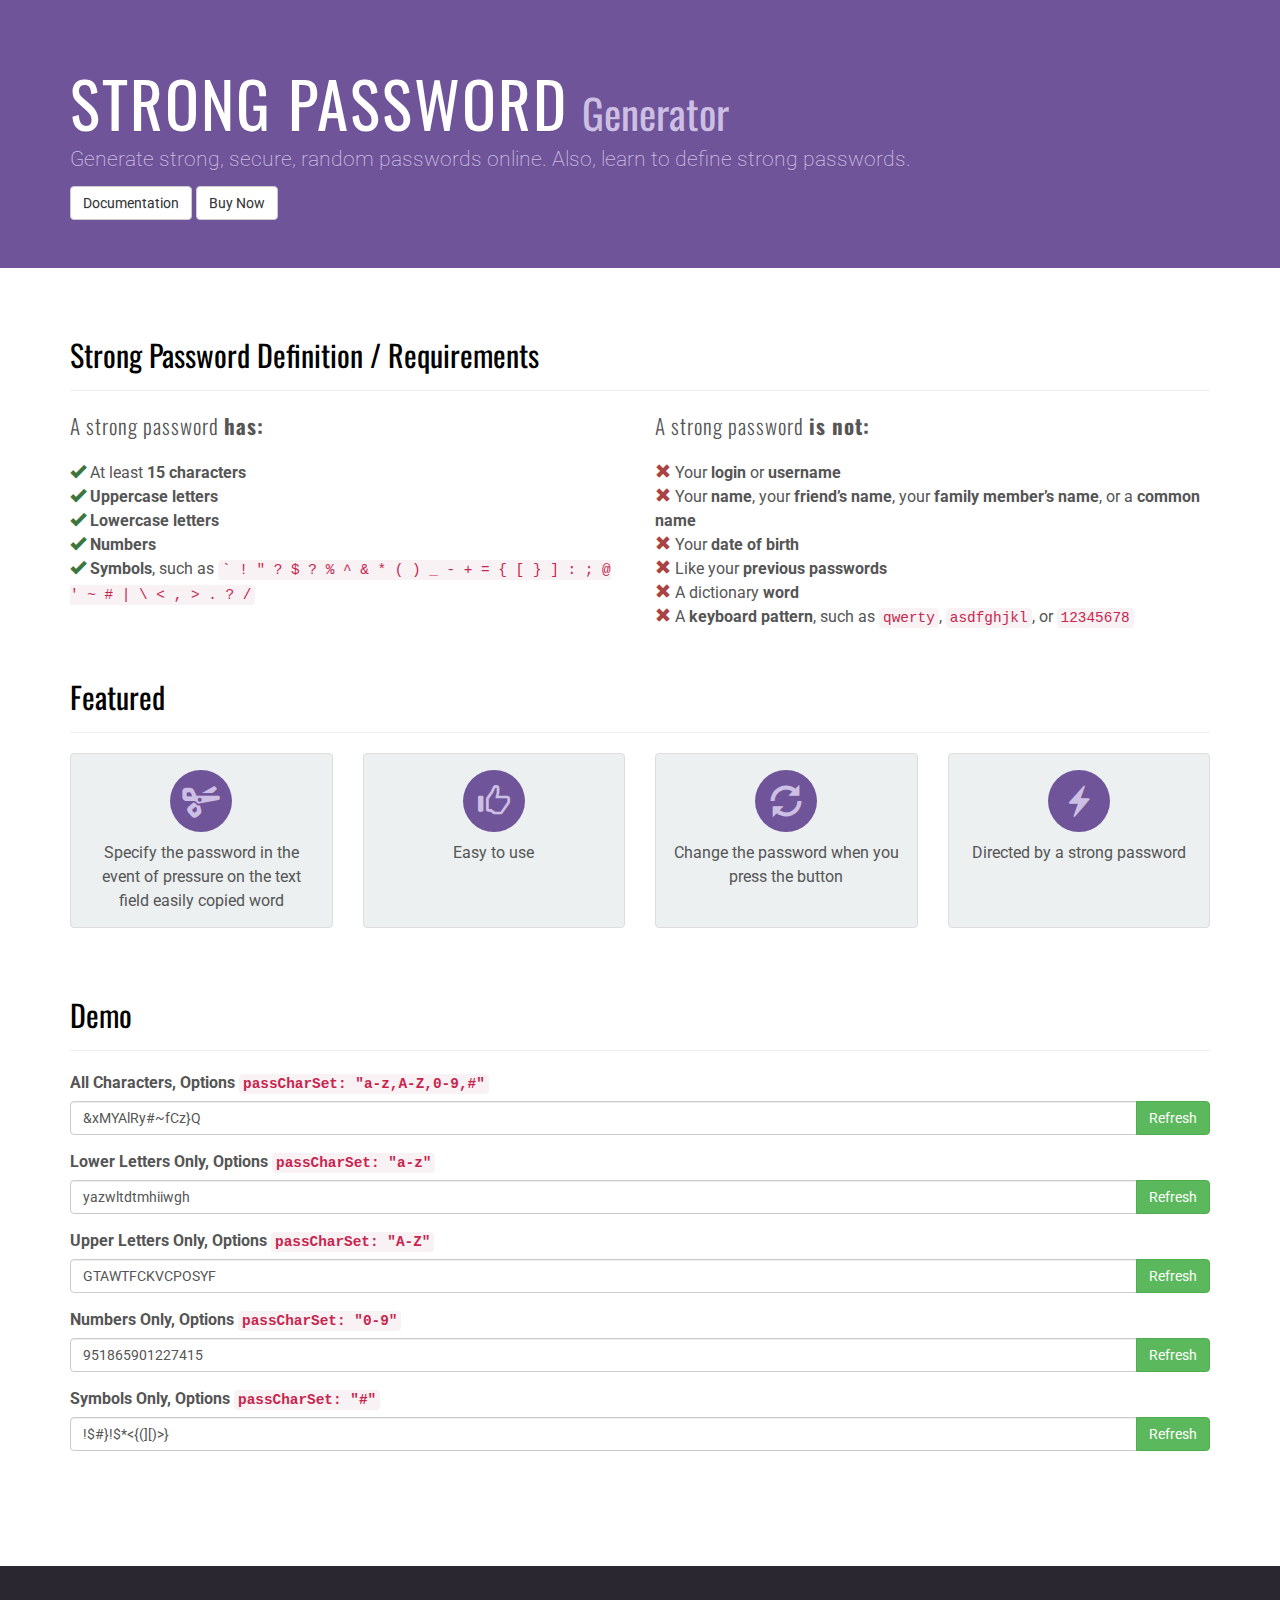
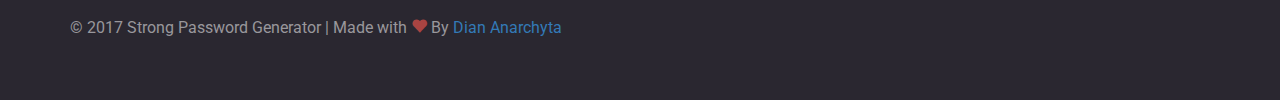
<file: index.html>
<!DOCTYPE html>
<html lang="en">
  <head>
    <meta content='text/html; charset=UTF-8' http-equiv='Content-Type'/>
    <meta content='IE=edge' http-equiv='X-UA-Compatible'/>
    <meta content='width=device-width, initial-scale=1, maximum-scale=1' name='viewport'/>
    <title>Strong Password Generator</title>
    <link href='assets/css/bootstrap.min.css' rel='stylesheet'/>
    <link href='assets/css/style.min.css' rel='stylesheet'/>
    <!-- HTML5 shim and Respond.js for IE8 support of HTML5 elements and media queries -->
    <!-- WARNING: Respond.js doesn't work if you view the page via file:// -->
    <!--[if lt IE 9]>
    <script src="https://oss.maxcdn.com/html5shiv/3.7.3/html5shiv.min.js"></script>
    <script src="https://oss.maxcdn.com/respond/1.4.2/respond.min.js"></script>
    <![endif]-->
  </head>
  <body>
    <header class="jumbotron">
      <div class="container">
        <h1><span class="text-uppercase">Strong Password</span> <small>Generator</small></h1>
        <p>Generate strong, secure, random passwords online. Also, learn to define strong passwords.</p>
        <a class="btn btn-default" href="documentation.html">Documentation</a>
        <a class="btn btn-default" href="#" target="blank">Buy Now</a>
      </div>
    </header>
    <div class="page-content">
      <div class="container">
        <section class="intro" id="intro">
          <div class="page-header">
            <h2>Strong Password Definition / Requirements</h2>
          </div>
          <div class="row">
            <div class="col-sm-6 col-md-6 col-lg-6">
              <p class="lead">A strong password <b>has:</b></p>
              <ul class="list-unstyled">
                <li><i class="glyphicon glyphicon-ok text-success"></i> At least <b>15 characters</b></li>
                <li><i class="glyphicon glyphicon-ok text-success"></i> <b>Uppercase letters</b></li>
                <li><i class="glyphicon glyphicon-ok text-success"></i> <b>Lowercase letters</b></li>
                <li><i class="glyphicon glyphicon-ok text-success"></i> <b>Numbers</b></li>
                <li><i class="glyphicon glyphicon-ok text-success"></i> <b>Symbols</b>, such as <code>` ! " ? $ ? % ^ &amp; * ( ) _ - + = { [ } ] : ; @ ' ~ # | \ &lt; , &gt; . ? /</code></li>
              </ul>
            </div>
            <div class="col-sm-6 col-md-6 col-lg-6">
              <p class="lead">A strong password <b>is not:</b></p>
              <ul class="list-unstyled">
                <li><i class="glyphicon glyphicon-remove text-danger"></i> Your <b>login</b> or <b>username</b></li>
                <li><i class="glyphicon glyphicon-remove text-danger"></i> Your <b>name</b>, your <b>friend’s name</b>, your <b>family member’s name</b>, or a <b>common name</b></li>
                <li><i class="glyphicon glyphicon-remove text-danger"></i> Your <b>date of birth</b></li>
                <li><i class="glyphicon glyphicon-remove text-danger"></i> Like your <b>previous passwords</b></li>
                <li><i class="glyphicon glyphicon-remove text-danger"></i> A dictionary <b>word</b></li>
                <li><i class="glyphicon glyphicon-remove text-danger"></i> A <b>keyboard pattern</b>, such as <code>qwerty</code>, <code>asdfghjkl</code>, or <code>12345678</code></li>
              </ul>
            </div>
          </div>
        </section>
        <section class="featured" id="featured">
          <div class="page-header">
            <h2>Featured</h2>
          </div>
          <div class="row">
            <div class="col-sm-6 col-md-3 col-lg-3">
              <div class="featured text-center">
                <i class="glyphicon glyphicon-scissors"></i>
                <p>Specify the password in the event of pressure on the text field easily copied word</p>
              </div>
            </div>
            <div class="col-sm-6 col-md-3 col-lg-3">
              <div class="featured text-center">
                <i class="glyphicon glyphicon-thumbs-up"></i>
                <p>Easy to use</p>
              </div>
            </div>
            <div class="col-sm-6 col-md-3 col-lg-3">
              <div class="featured text-center">
                <i class="glyphicon glyphicon-refresh"></i>
                <p>Change the password when you press the button</p>
              </div>
            </div>
            <div class="col-sm-6 col-md-3 col-lg-3">
              <div class="featured text-center">
                <i class="glyphicon glyphicon-flash"></i>
                <p>Directed by a strong password</p>
              </div>
            </div>
          </div>
        </section>
        <section class="demo" id="demo">
          <div class="page-header">
            <h2>Demo</h2>
          </div>
          <div class="form-group">
            <label>All Characters, Options <code>passCharSet: "a-z,A-Z,0-9,#"</code></label>
            <div class="input-group" id="test1">
              <input type="text" class="form-control"  data-size="5">
              <div class="input-group-btn">
                <button class="btn btn-success" type="button">Refresh</button>
              </div>
            </div>
          </div>
          <div class="form-group">
            <label>Lower Letters Only, Options <code>passCharSet: "a-z"</code></label>
            <div class="input-group" id="test2">
              <input type="text" class="form-control">
              <div class="input-group-btn">
                <button class="btn btn-success" type="button">Refresh</button>
              </div>
            </div>
          </div>
          <div class="form-group">
            <label>Upper Letters Only, Options <code>passCharSet: "A-Z"</code></label>
            <div class="input-group" id="test3">
              <input type="text" class="form-control">
              <div class="input-group-btn">
                <button class="btn btn-success" type="button">Refresh</button>
              </div>
            </div>
          </div>
          <div class="form-group">
            <label>Numbers Only, Options <code>passCharSet: "0-9"</code></label>
            <div class="input-group" id="test4">
              <input type="text" class="form-control">
              <div class="input-group-btn">
                <button class="btn btn-success" type="button">Refresh</button>
              </div>
            </div>
          </div>
          <div class="form-group">
            <label>Symbols Only, Options <code>passCharSet: "#"</code></label>
            <div class="input-group" id="test5">
              <input type="text" class="form-control">
              <div class="input-group-btn">
                <button class="btn btn-success" type="button">Refresh</button>
              </div>
            </div>
          </div>
        </section>
      </div>
    </div>
    <footer class="footer">
      <div class="container">
        <p>&copy; 2017 Strong Password Generator | Made with <i class="glyphicon glyphicon-heart text-danger"></i> By <span class="author"></span></p>
      </div>
    </footer>
    <!-- jQuery (necessary for Bootstrap's JavaScript plugins) -->
    <script type="text/javascript" src="assets/js/jquery.min.js"></script>
    <!-- Include all compiled plugins (below), or include individual files as needed -->
    <script type="text/javascript" src="assets/js/bootstrap.min.js"></script>
    <script type="text/javascript" src="assets/js/StrongPass.min.js"></script>
    <script type="text/javascript">
      $('#test1').generatePassword();
      $('#test2').generatePassword({
          passCharSet: "a-z",
      });
      $('#test3').generatePassword({
          passCharSet: "A-Z",
      });
      $('#test4').generatePassword({
          passCharSet: "0-9",
      });
      $('#test5').generatePassword({
          passCharSet: "#",
      });
    </script>
  </body>
</html>
</file>
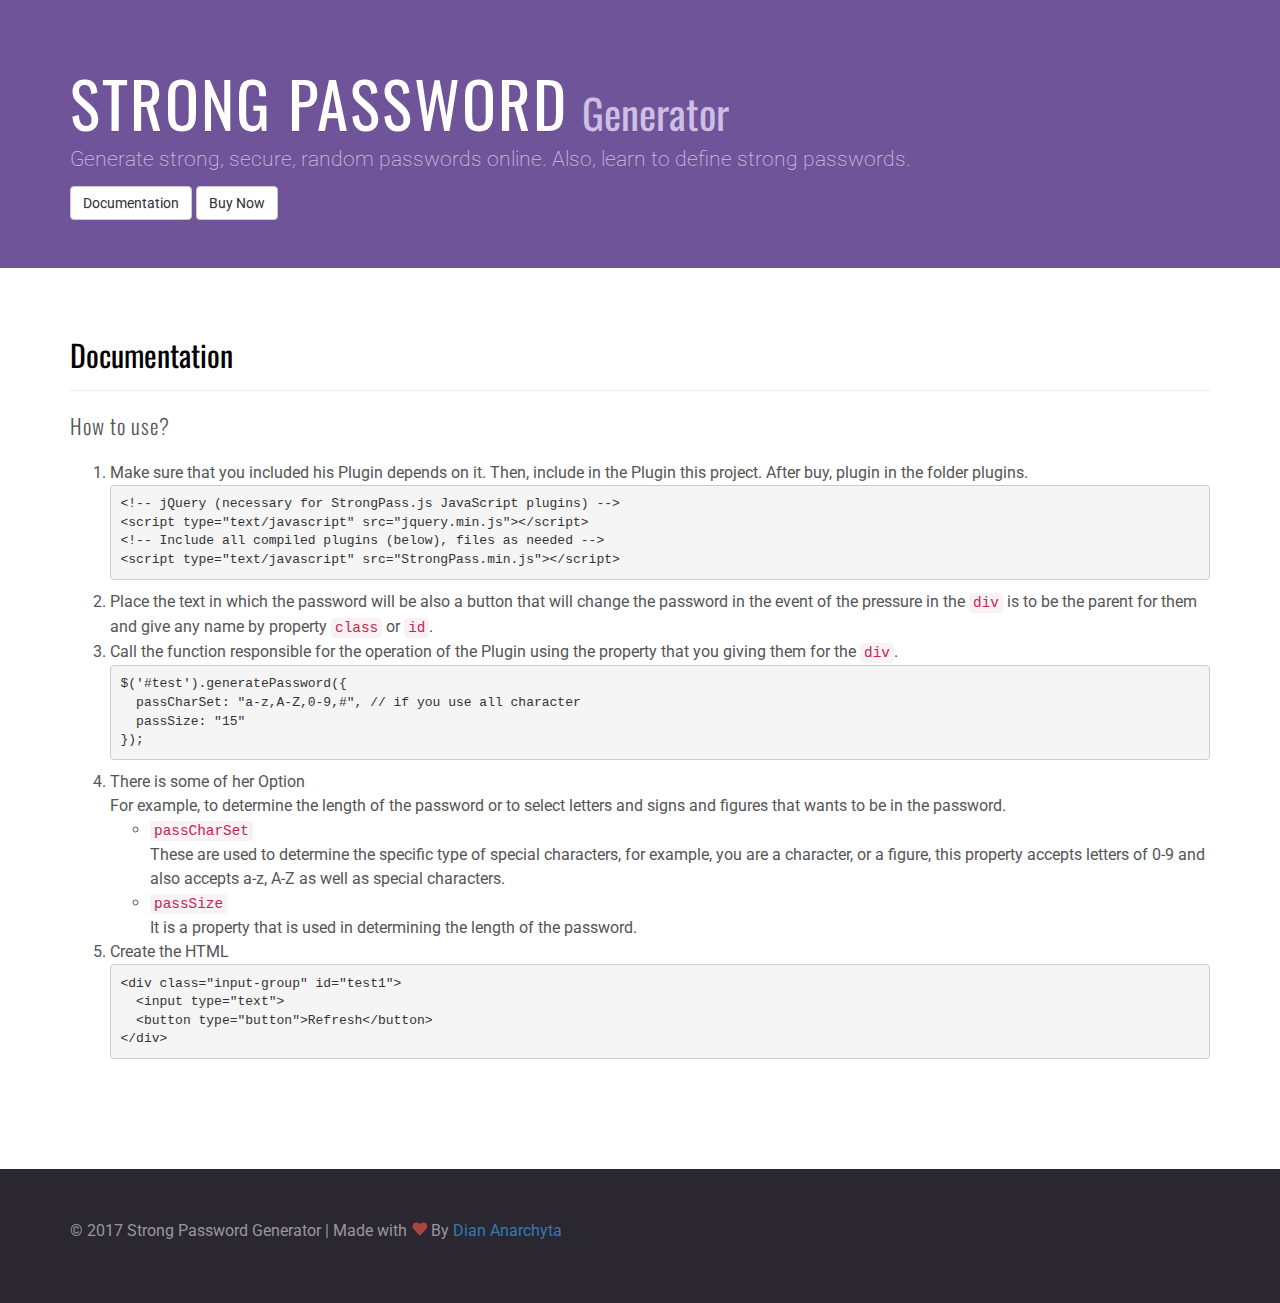
<file: documentation.html>
<!DOCTYPE html>
<html lang="en">
  <head>
    <meta content='text/html; charset=UTF-8' http-equiv='Content-Type'/>
    <meta content='IE=edge' http-equiv='X-UA-Compatible'/>
    <meta content='width=device-width, initial-scale=1, maximum-scale=1' name='viewport'/>
    <title>Documentation | Strong Password Generator</title>
    <link href='assets/css/bootstrap.min.css' rel='stylesheet'/>
    <link href='assets/css/style.min.css' rel='stylesheet'/>
    <!-- HTML5 shim and Respond.js for IE8 support of HTML5 elements and media queries -->
    <!-- WARNING: Respond.js doesn't work if you view the page via file:// -->
    <!--[if lt IE 9]>
    <script src="https://oss.maxcdn.com/html5shiv/3.7.3/html5shiv.min.js"></script>
    <script src="https://oss.maxcdn.com/respond/1.4.2/respond.min.js"></script>
    <![endif]-->
  </head>
  <body>
    <header class="jumbotron">
      <div class="container">
        <h1><span class="text-uppercase">Strong Password</span> <small>Generator</small></h1>
        <p>Generate strong, secure, random passwords online. Also, learn to define strong passwords.</p>
        <a class="btn btn-default" href="documentation.html">Documentation</a>
        <a class="btn btn-default" href="https://codecanyon.net/item/strong-password-generator/19335738?ref=anarchyta" target="blank">Buy Now</a>
      </div>
    </header>
    <section class="page-content">
      <div class="container">
        <div class="page-header">
          <h2>Documentation</h2>
        </div>
        <p class="lead">How to use?</p>
        <ol>
          <li>Make sure that you included his Plugin depends on it. Then, include in the Plugin this project. After buy, plugin in the folder plugins.<br/><pre>&lt;!-- jQuery (necessary for StrongPass.js JavaScript plugins) --&gt;<br/>&lt;script type="text/javascript" src="jquery.min.js"&gt;&lt;/script&gt;<br/>&lt;!-- Include all compiled plugins (below), files as needed --&gt;<br/>&lt;script type="text/javascript" src="StrongPass.min.js"&gt;&lt;/script&gt;</pre></li>
          <li>Place the text in which the password will be also a button that will change the password in the event of the pressure in the <code>div</code> is to be the parent for them and give any name by property <code>class</code> or <code>id</code>.</li>
          <li>Call the function responsible for the operation of the Plugin using the property that you giving them for the <code>div</code>.<br/><pre>$('#test').generatePassword({<br/>  passCharSet: "a-z,A-Z,0-9,#", // if you use all character<br/>  passSize: "15"<br/>});</pre></li>
          <li>There is some of her Option<br/>For example, to determine the length of the password or to select letters and signs and figures that wants to be in the password.
            <ul>
              <li><code>passCharSet</code><br/>These are used to determine the specific type of special characters, for example, you are a character, or a figure, this property accepts letters of 0-9 and also accepts a-z, A-Z as well as special characters.</li>
              <li><code>passSize</code><br/>It is a property that is used in determining the length of the password.</li>
            </ul>
          </li>
          <li>Create the HTML<br/><pre>&lt;div class="input-group" id="test1"&gt;<br/>  &lt;input type="text"&gt;<br/>  &lt;button type="button"&gt;Refresh&lt;/button&gt;<br/>&lt;/div&gt;</pre></li>
        </ol>
      </div>
    </section>
    <footer class="footer">
      <div class="container">
        <p>&copy; 2017 Strong Password Generator | Made with <i class="glyphicon glyphicon-heart text-danger"></i> By <span class="author"></span></p>
      </div>
    </footer>
    <!-- jQuery (necessary for Bootstrap's JavaScript plugins) -->
    <script type="text/javascript" src="assets/js/jquery.min.js"></script>
    <!-- Include all compiled plugins (below), or include individual files as needed -->
    <script type="text/javascript" src="assets/js/bootstrap.min.js"></script>
    <script type="text/javascript" src="assets/js/StrongPass.min.js"></script>
  </body>
</html>
</file>
<file: assets/css/style.min.css>
@import 'https://fonts.googleapis.com/css?family=Roboto|Oswald:300,400,700';
body{font-family:"Roboto",sans-serif;font-size:16px;line-height:1.5em;color:#555}.h1,.h2,.h3,.h4,.h5,.h6,h1,h2,h3,h4,h5,h6{font-family:"Oswald",sans-serif;font-weight:400;line-height:1.1;color:#000}.jumbotron{color:#fff;background-color:#6f5499;text-shadow:0 1px 0 rgba(0,0,0,.1)}.jumbotron h1 span{letter-spacing:2px}.jumbotron h1 small,.jumbotron p{color:#cdbfe3}.lead{font-family:"Oswald",sans-serif;font-weight:300;letter-spacing:1px}.featured .glyphicon{font-size:32px;padding:15px;margin-bottom:10px;border-radius:50%;color:#cdbfe3;background-color:#6f5499}.featured.text-center{padding:15px;margin-bottom:30px;border-radius:4px;border:1px solid #ddd;background-color:#ecf0f1}@media (min-width:768px){.featured.text-center{height:150px}}@media (min-width:992px){.featured.text-center{height:175px}}.footer{padding-top:50px;padding-bottom:50px;margin-top:100px;color:#99979c;background-color:#2a2730}
</file>
